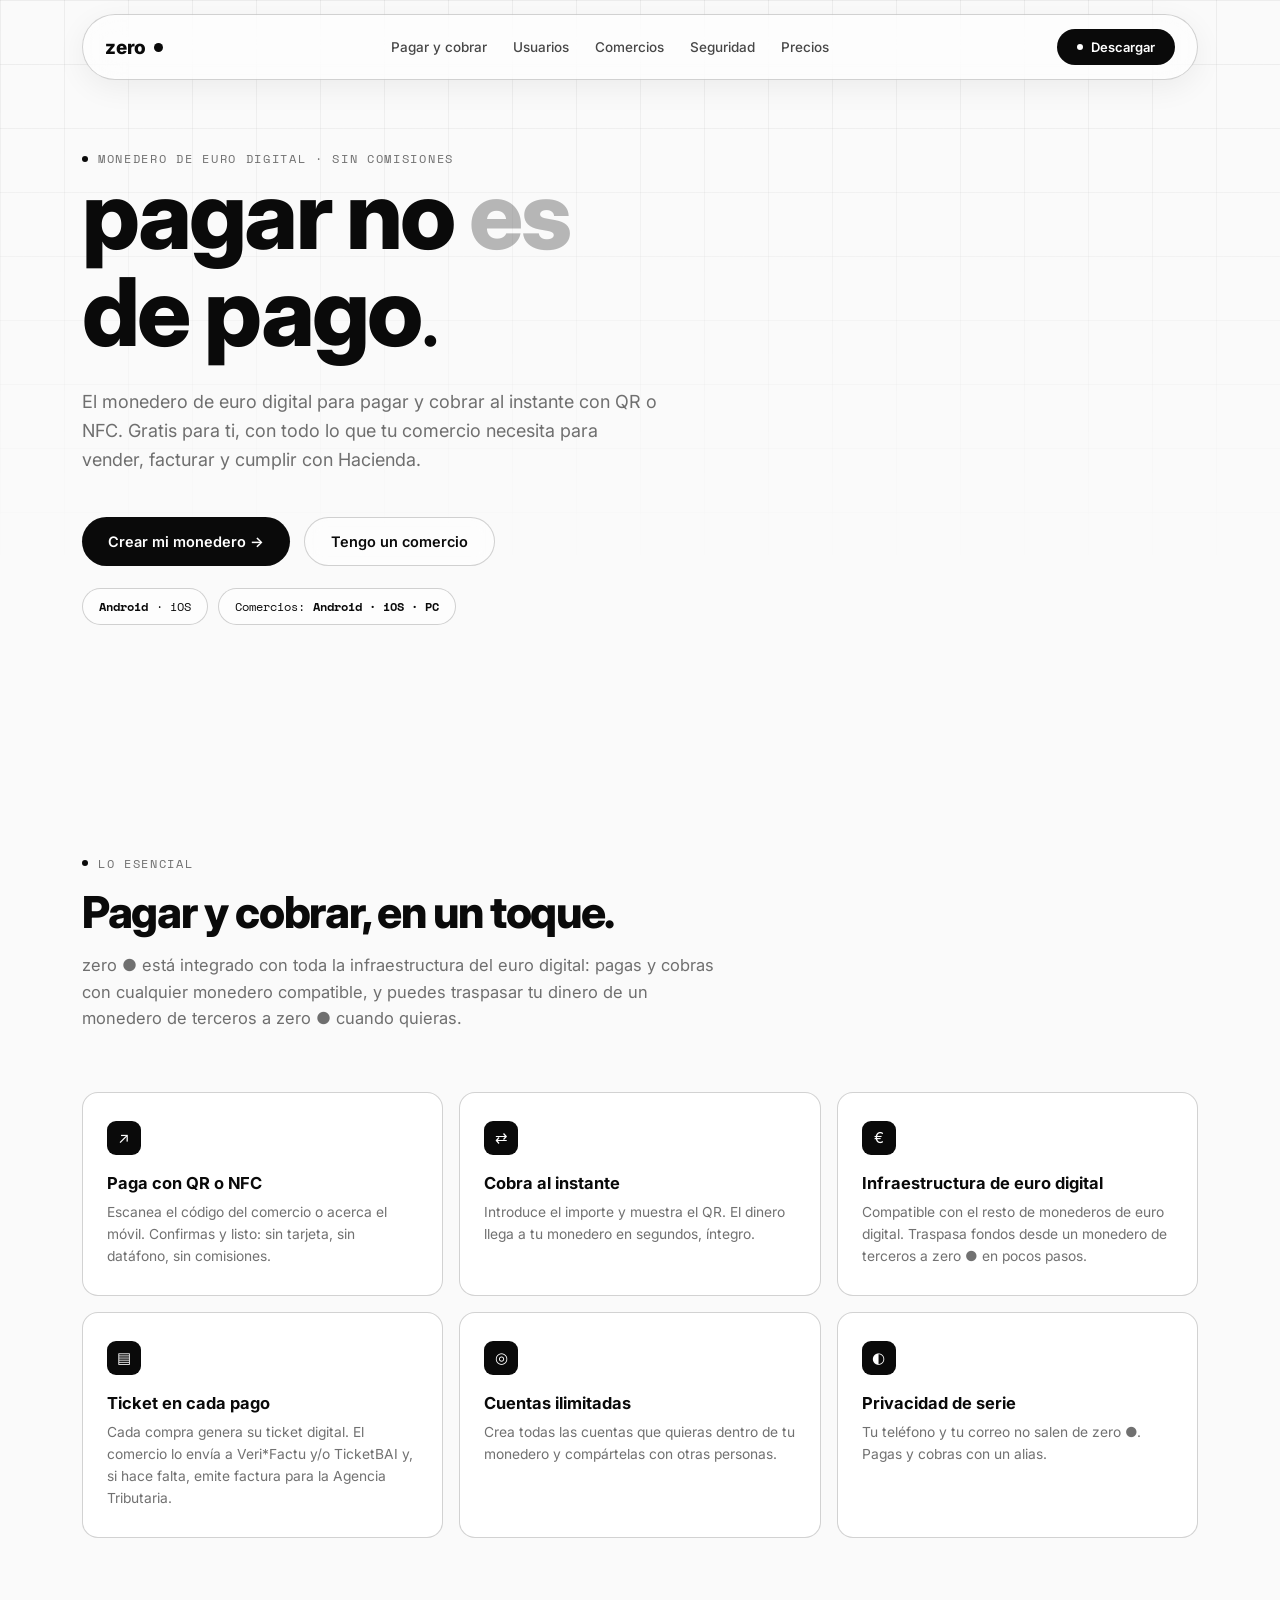
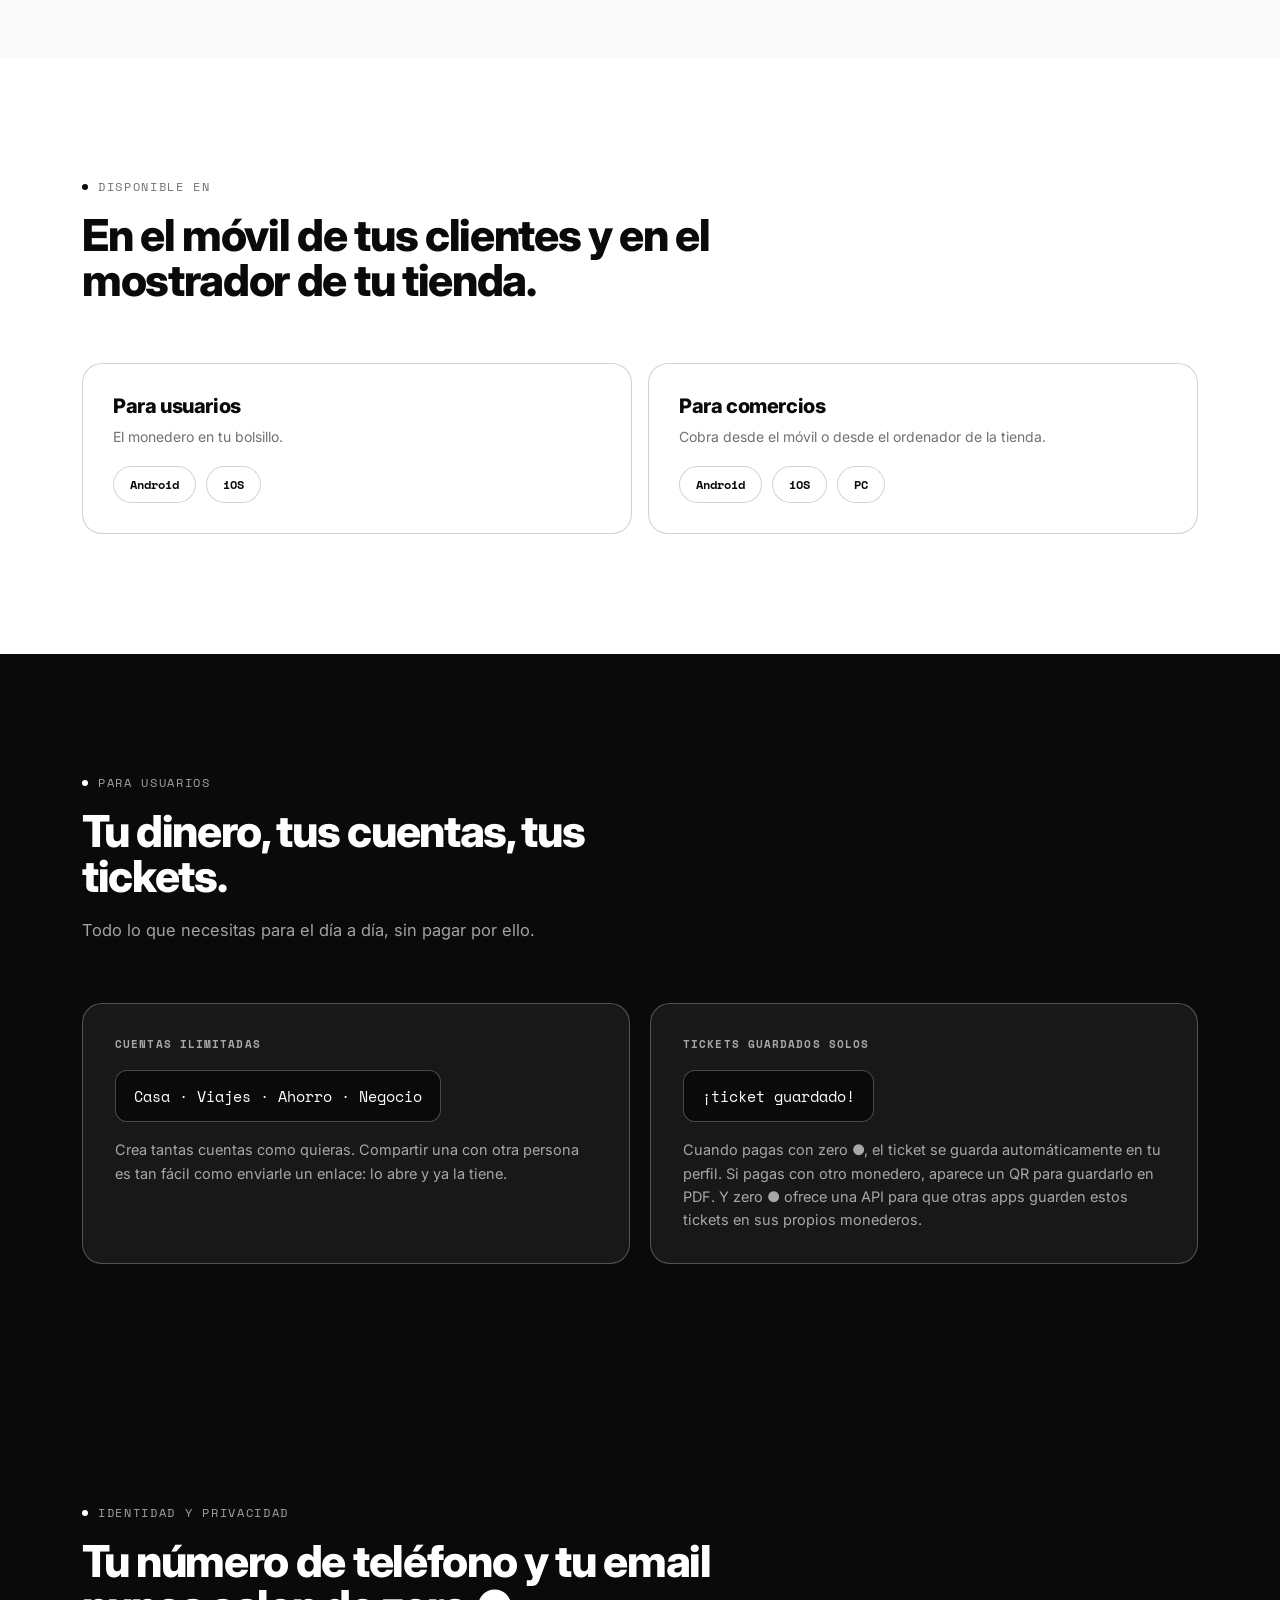
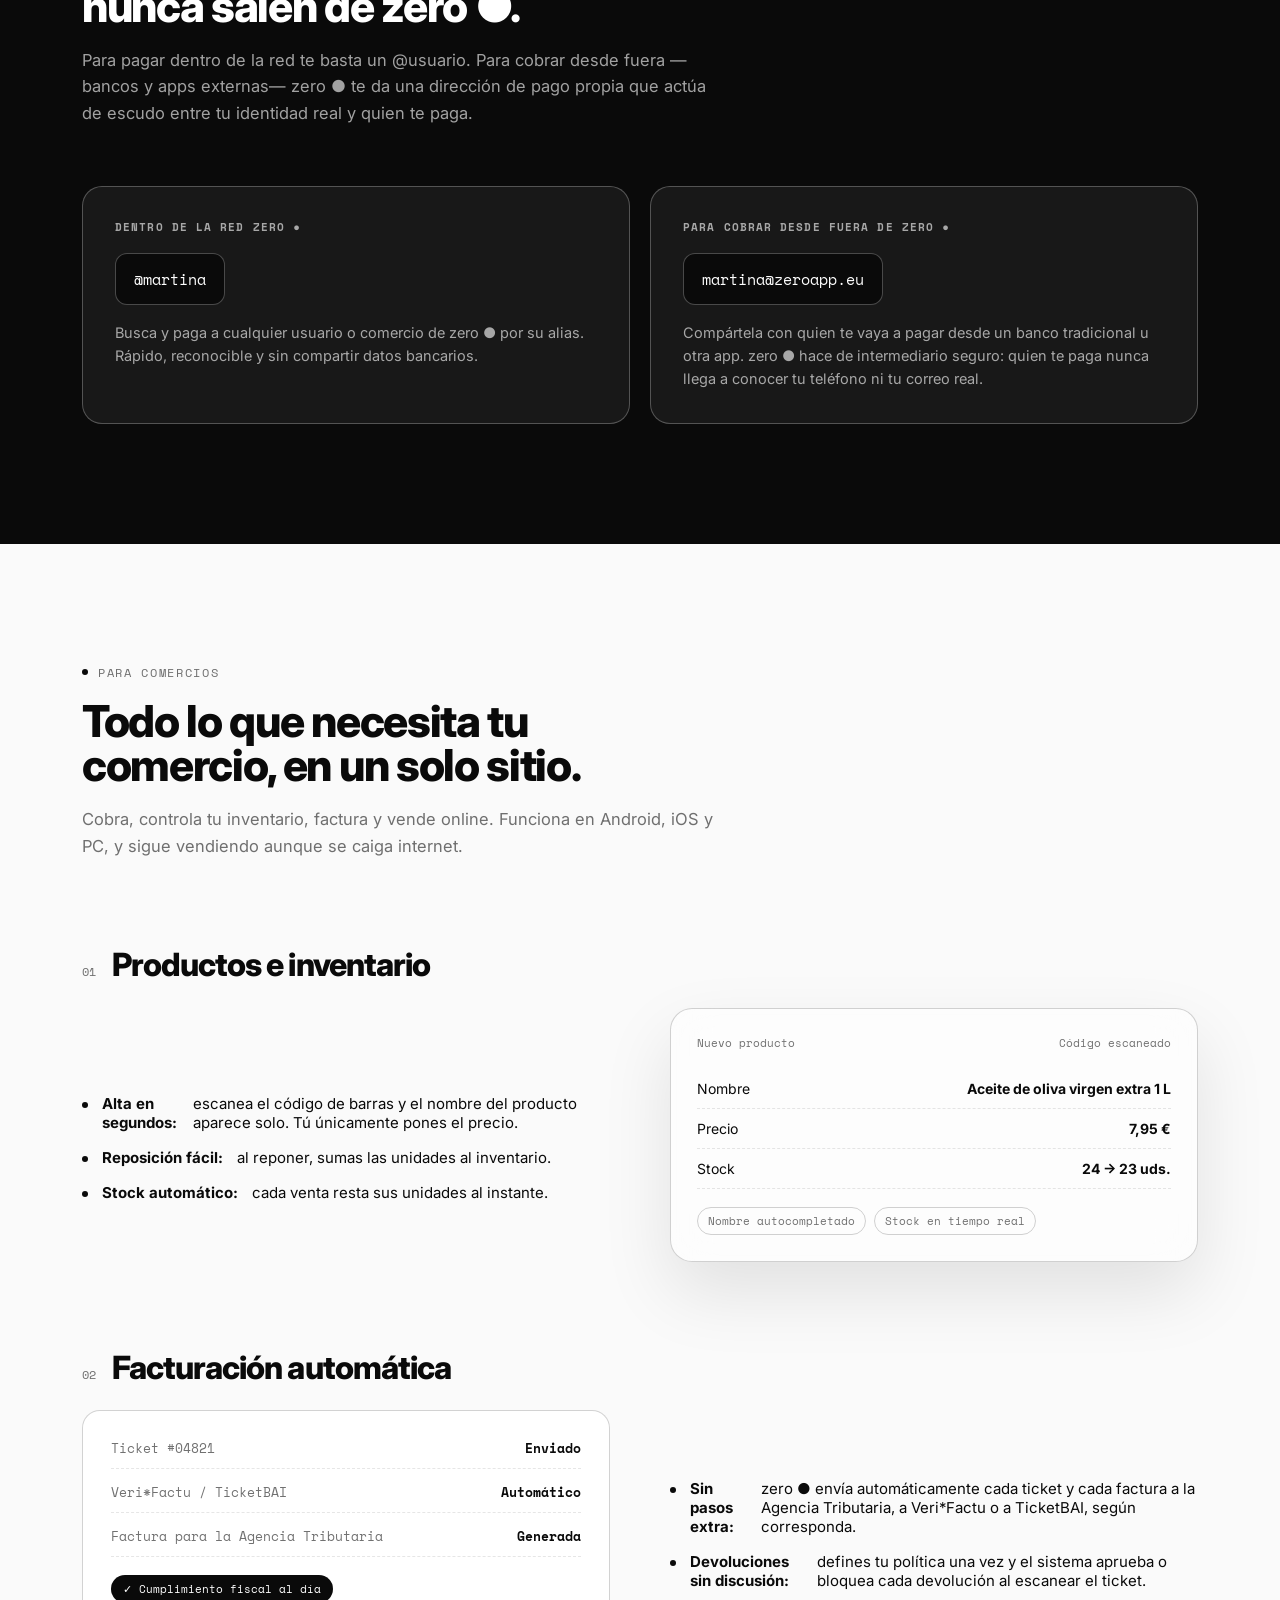
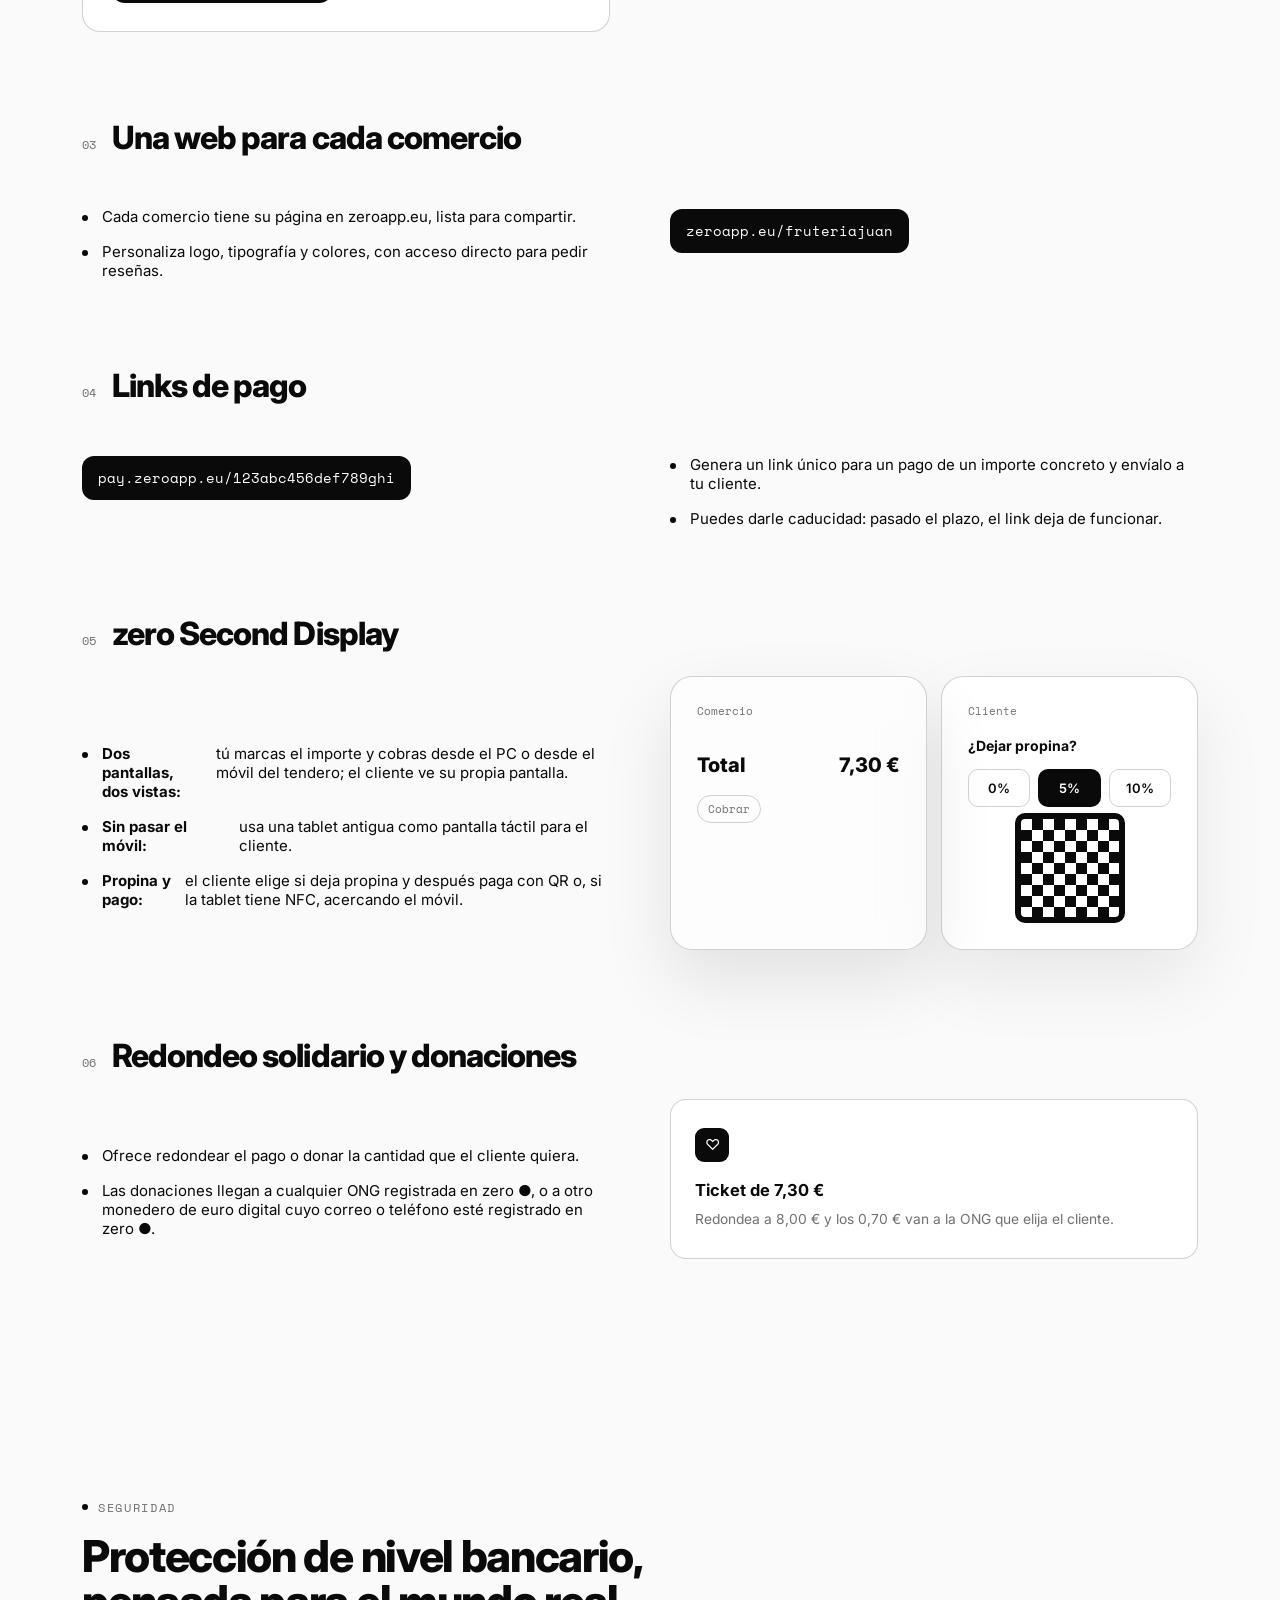
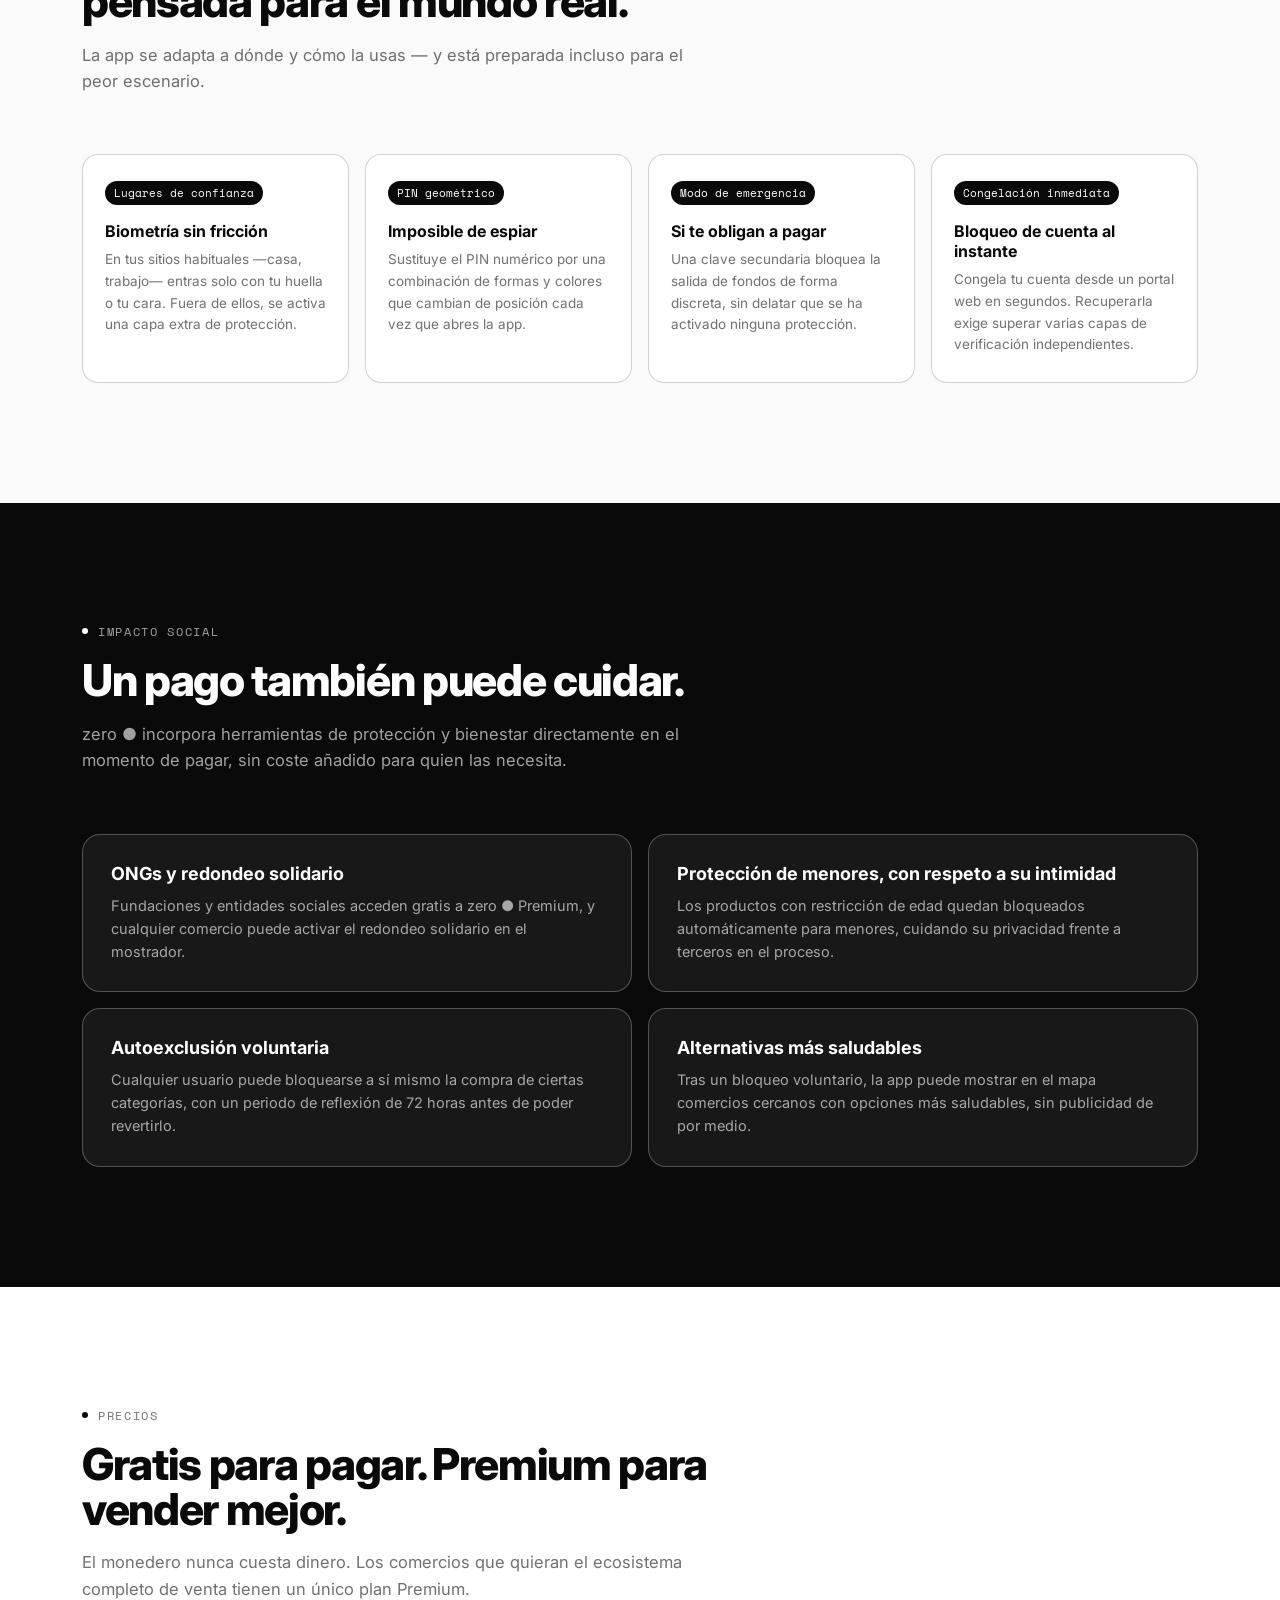
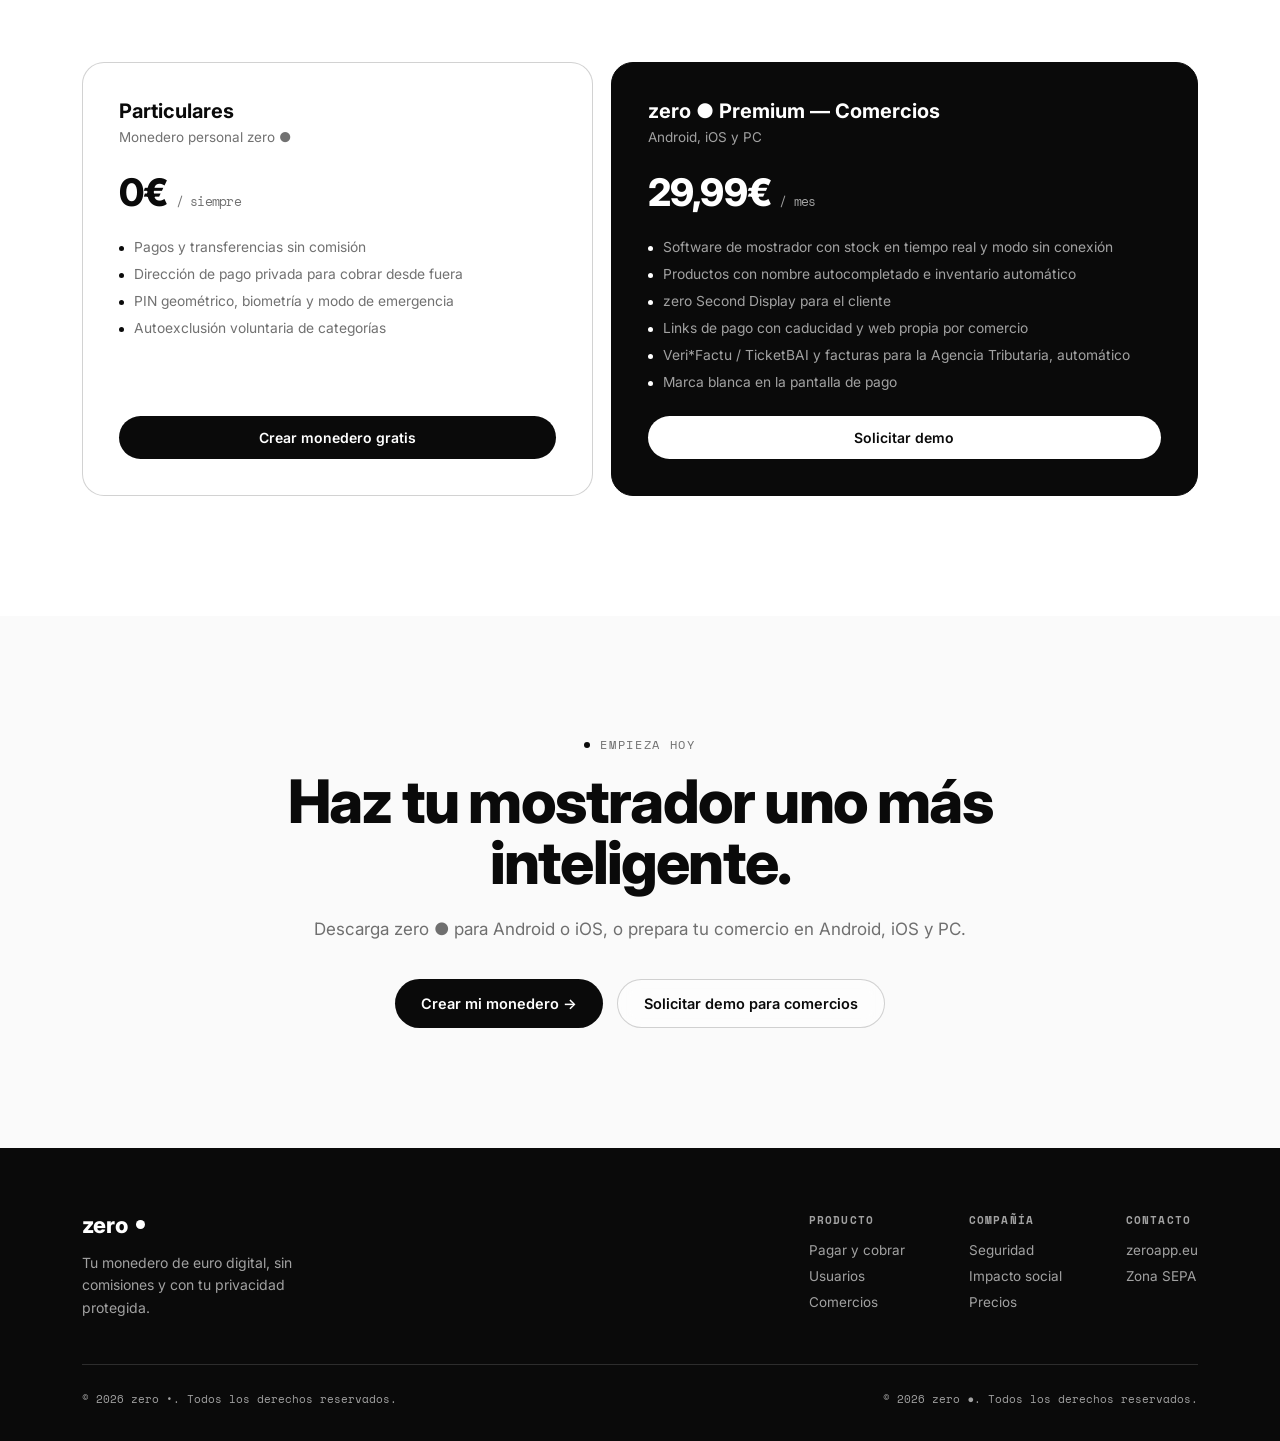
<file: index.html>
<!DOCTYPE html>
<html lang="es">

<head>
    <meta charset="UTF-8">
    <meta name="viewport" content="width=device-width, initial-scale=1.0">
    <title>zero ● — tu monedero de euro digital</title>
    <meta name="robots" content="noindex, nofollow">
    <link rel="preconnect" href="https://fonts.googleapis.com">
    <link rel="preconnect" href="https://fonts.gstatic.com" crossorigin>
    <link href="https://fonts.googleapis.com/css2?family=Inter:wght@400;500;600;700;800;900&family=Space+Mono:wght@400;700&display=swap" rel="stylesheet">
    <style>
        :root {
            --black: #0a0a0a;
            --white: #ffffff;
            --off: #fafafa;
            --line: rgba(10, 10, 10, 0.10);
            --line-strong: rgba(10, 10, 10, 0.18);
            --line-dark: rgba(255, 255, 255, 0.14);
            --line-dark-strong: rgba(255, 255, 255, 0.26);
            --muted: rgba(10, 10, 10, 0.58);
            --muted-dark: rgba(255, 255, 255, 0.62);
            --glass-l: rgba(255, 255, 255, 0.55);
            --glass-d: rgba(255, 255, 255, 0.06);
            --radius: 18px;
            --ff-display: 'Inter', sans-serif;
            --ff-mono: 'Space Mono', monospace;
        }

        * {
            margin: 0;
            padding: 0;
            box-sizing: border-box;
        }

        html {
            scroll-behavior: smooth;
        }

        body {
            font-family: var(--ff-display);
            background: var(--off);
            color: var(--black);
            -webkit-font-smoothing: antialiased;
            overflow-x: hidden;
        }

        ::selection {
            background: var(--black);
            color: var(--white);
        }

        a {
            color: inherit;
            text-decoration: none;
        }

        ul {
            list-style: none;
        }

        .wrap {
            max-width: 1180px;
            margin: 0 auto;
            padding: 0 32px;
        }

        .eyebrow {
            font-family: var(--ff-mono);
            font-size: 12px;
            letter-spacing: 0.14em;
            text-transform: uppercase;
            color: var(--muted);
            display: flex;
            align-items: center;
            gap: 10px;
        }

        .eyebrow .dot {
            width: 6px;
            height: 6px;
            border-radius: 50%;
            background: var(--black);
            display: inline-block;
            flex: none;
        }

        section.dark .eyebrow {
            color: var(--muted-dark);
        }

        section.dark .eyebrow .dot {
            background: var(--white);
        }

        h1,
        h2,
        h3 {
            font-weight: 800;
            letter-spacing: -0.03em;
            line-height: 1.02;
        }

        p {
            line-height: 1.6;
        }

        .confbar {
            position: fixed;
            top: 0;
            left: 0;
            right: 0;
            z-index: 200;
            background: var(--black);
            color: var(--white);
            font-family: var(--ff-mono);
            font-size: 11px;
            letter-spacing: 0.12em;
            text-transform: uppercase;
            text-align: center;
            padding: 7px 12px;
        }

        header {
            position: fixed;
            top: 30px;
            left: 0;
            right: 0;
            z-index: 190;
        }

        header .navshell {
            max-width: 1180px;
            margin: 0 auto;
            padding: 0 32px;
        }

        nav {
            display: flex;
            align-items: center;
            justify-content: space-between;
            padding: 14px 22px;
            background: var(--glass-l);
            backdrop-filter: blur(18px) saturate(160%);
            -webkit-backdrop-filter: blur(18px) saturate(160%);
            border: 1px solid var(--line-strong);
            border-radius: 100px;
            box-shadow: 0 8px 30px rgba(10, 10, 10, 0.06);
        }

        .logo {
            font-weight: 800;
            font-size: 19px;
            letter-spacing: -0.01em;
            display: flex;
            align-items: center;
            gap: 8px;
        }

        .logo .dot {
            width: 9px;
            height: 9px;
            border-radius: 50%;
            background: var(--black);
        }

        .navlinks {
            display: flex;
            gap: 26px;
            font-size: 13.5px;
            font-weight: 500;
        }

        .navlinks a {
            opacity: 0.75;
            transition: opacity .2s;
        }

        .navlinks a:hover {
            opacity: 1;
        }

        .navcta {
            font-size: 13px;
            font-weight: 600;
            background: var(--black);
            color: var(--white);
            padding: 10px 20px;
            border-radius: 100px;
            display: inline-flex;
            align-items: center;
            gap: 8px;
            transition: transform .18s ease, box-shadow .18s ease;
        }

        .navcta .dot {
            width: 6px;
            height: 6px;
            border-radius: 50%;
            background: var(--white);
        }

        .navcta:hover {
            transform: translateY(-1px);
            box-shadow: 0 6px 18px rgba(10, 10, 10, 0.25);
        }

        .hero {
            padding: 190px 0 110px;
            position: relative;
        }

        .hero-grid {
            position: absolute;
            inset: 0;
            top: 0;
            background-image: linear-gradient(var(--line) 1px, transparent 1px), linear-gradient(90deg, var(--line) 1px, transparent 1px);
            background-size: 64px 64px;
            mask-image: linear-gradient(to bottom, rgba(0, 0, 0, 0.55), transparent 78%);
            -webkit-mask-image: linear-gradient(to bottom, rgba(0, 0, 0, 0.55), transparent 78%);
            pointer-events: none;
        }

        .hero-inner {
            position: relative;
            z-index: 2;
        }

        .hero h1 {
            font-size: clamp(46px, 7.4vw, 96px);
            max-width: 920px;
        }

        .hero h1 .out {
            opacity: 0.28;
        }

        .hero-sub {
            margin-top: 28px;
            max-width: 580px;
            font-size: 18px;
            color: var(--muted);
        }

        .hero-ctas {
            display: flex;
            gap: 14px;
            margin-top: 42px;
            flex-wrap: wrap;
        }

        .btn-primary {
            background: var(--black);
            color: var(--white);
            padding: 15px 26px;
            border-radius: 100px;
            font-weight: 600;
            font-size: 14.5px;
            display: inline-flex;
            align-items: center;
            gap: 10px;
            transition: transform .18s ease, box-shadow .18s ease;
        }

        .btn-primary:hover {
            transform: translateY(-2px);
            box-shadow: 0 10px 24px rgba(10, 10, 10, 0.28);
        }

        .btn-ghost {
            border: 1px solid var(--line-strong);
            padding: 15px 26px;
            border-radius: 100px;
            font-weight: 600;
            font-size: 14.5px;
            background: var(--glass-l);
            backdrop-filter: blur(10px);
            transition: border-color .18s ease;
        }

        .btn-ghost:hover {
            border-color: var(--black);
        }

        .transfer-card {
            margin-top: 82px;
            border: 1px solid var(--line-strong);
            border-radius: 28px;
            background: var(--glass-l);
            backdrop-filter: blur(22px) saturate(160%);
            -webkit-backdrop-filter: blur(22px) saturate(160%);
            box-shadow: 0 30px 70px rgba(10, 10, 10, 0.08);
            padding: 40px 44px;
            display: grid;
            grid-template-columns: 1fr auto 1fr;
            align-items: center;
            gap: 24px;
        }

        .tf-node {
            display: flex;
            flex-direction: column;
            gap: 6px;
        }

        .tf-node .tag {
            font-family: var(--ff-mono);
            font-size: 11px;
            letter-spacing: 0.1em;
            text-transform: uppercase;
            color: var(--muted);
        }

        .tf-node .name {
            font-size: 22px;
            font-weight: 700;
        }

        .tf-node.right {
            text-align: right;
            align-items: flex-end;
        }

        .tf-track {
            position: relative;
            height: 2px;
            background: var(--line-strong);
            min-width: 180px;
        }

        .tf-track .runner {
            position: absolute;
            top: 50%;
            left: 0;
            width: 12px;
            height: 12px;
            border-radius: 50%;
            background: var(--black);
            transform: translate(-50%, -50%);
            animation: run 2s cubic-bezier(.55, 0, .1, 1) infinite;
        }

        @keyframes run {
            0% {
                left: 0;
                opacity: 0;
            }

            8% {
                opacity: 1;
            }

            90% {
                left: 100%;
                opacity: 1;
            }

            100% {
                left: 100%;
                opacity: 0;
            }
        }

        .tf-badge {
            position: absolute;
            left: 50%;
            top: -30px;
            transform: translateX(-50%);
            font-family: var(--ff-mono);
            font-size: 11px;
            background: var(--black);
            color: var(--white);
            padding: 5px 10px;
            border-radius: 100px;
            white-space: nowrap;
        }

        .hero-stats {
            display: grid;
            grid-template-columns: repeat(3, 1fr);
            margin-top: 52px;
            border-top: 1px solid var(--line);
            padding-top: 26px;
            gap: 24px;
        }

        .hero-stats .stat b {
            font-size: 28px;
            font-weight: 800;
            display: block;
            letter-spacing: -0.02em;
        }

        .hero-stats .stat span {
            font-family: var(--ff-mono);
            font-size: 11px;
            color: var(--muted);
            text-transform: uppercase;
            letter-spacing: 0.07em;
        }

        section {
            padding: 120px 0;
            position: relative;
        }

        section.dark {
            background: var(--black);
            color: var(--white);
        }

        section.tint {
            background: var(--white);
        }

        .section-head {
            max-width: 640px;
            margin-bottom: 60px;
        }

        .section-head h2 {
            font-size: clamp(30px, 4vw, 44px);
            margin-top: 18px;
        }

        .section-head p {
            margin-top: 18px;
            font-size: 16.5px;
            color: var(--muted);
        }

        section.dark .section-head p {
            color: var(--muted-dark);
        }

        .problem-flow {
            display: grid;
            grid-template-columns: 1fr 1fr;
            gap: 20px;
            margin-bottom: 56px;
        }

        .flow-card {
            border: 1px solid var(--line-strong);
            border-radius: var(--radius);
            padding: 32px;
            background: var(--white);
        }

        .flow-card h4 {
            font-family: var(--ff-mono);
            font-size: 12px;
            text-transform: uppercase;
            letter-spacing: 0.1em;
            color: var(--muted);
            margin-bottom: 14px;
        }

        .flow-card .big {
            font-size: 24px;
            font-weight: 700;
            margin-bottom: 12px;
            letter-spacing: -0.02em;
        }

        .flow-card p {
            color: var(--muted);
            font-size: 14.5px;
        }

        .leak {
            margin-top: 18px;
            height: 8px;
            border-radius: 100px;
            background: var(--line);
            overflow: hidden;
            position: relative;
        }

        .leak i {
            position: absolute;
            left: 0;
            top: 0;
            bottom: 0;
            background: var(--black);
            width: 0%;
            border-radius: 100px;
            transition: width 1.4s cubic-bezier(.16, 1, .3, 1);
        }

        .leak.filled i {
            width: 100%;
        }

        .leak-labels {
            display: flex;
            justify-content: space-between;
            margin-top: 8px;
            font-family: var(--ff-mono);
            font-size: 11px;
            color: var(--muted);
        }

        .principles {
            display: grid;
            grid-template-columns: repeat(3, 1fr);
            gap: 1px;
            background: var(--line-strong);
            border: 1px solid var(--line-strong);
            border-radius: var(--radius);
            overflow: hidden;
        }

        .principle {
            background: var(--white);
            padding: 30px;
        }

        .principle .num {
            font-family: var(--ff-mono);
            font-size: 12px;
            color: var(--muted);
        }

        .principle h4 {
            margin-top: 16px;
            font-size: 18px;
            font-weight: 700;
        }

        .principle p {
            margin-top: 10px;
            font-size: 14px;
            color: var(--muted);
        }

        /* feature grid (generic reusable) */
        .feat-grid {
            display: grid;
            grid-template-columns: repeat(3, 1fr);
            gap: 16px;
        }

        .feat-card {
            border: 1px solid var(--line-strong);
            border-radius: 16px;
            padding: 28px 24px;
            background: var(--white);
        }

        .feat-card .ico {
            width: 34px;
            height: 34px;
            border-radius: 9px;
            background: var(--black);
            display: flex;
            align-items: center;
            justify-content: center;
            color: var(--white);
            font-size: 15px;
            margin-bottom: 18px;
        }

        .feat-card h4 {
            font-size: 16.5px;
            font-weight: 700;
        }

        .feat-card p {
            margin-top: 8px;
            font-size: 13.8px;
            color: var(--muted);
        }

        .feat-grid.on-dark .feat-card {
            background: var(--glass-d);
            border-color: var(--line-dark-strong);
            color: var(--white);
        }

        .feat-grid.on-dark .feat-card p {
            color: var(--muted-dark);
        }

        .feat-grid.on-dark .feat-card .ico {
            background: var(--white);
            color: var(--black);
        }

        /* privacy identity block */
        .id-flow {
            display: grid;
            grid-template-columns: 1fr 1fr;
            gap: 20px;
            margin-top: 10px;
        }

        .id-flow-card {
            border: 1px solid var(--line-dark-strong);
            border-radius: 20px;
            padding: 32px;
            background: var(--glass-d);
        }

        .id-flow-card h4 {
            font-family: var(--ff-mono);
            font-size: 11px;
            text-transform: uppercase;
            letter-spacing: 0.1em;
            color: var(--muted-dark);
        }

        .id-pill {
            margin-top: 18px;
            font-family: var(--ff-mono);
            font-size: 15px;
            background: var(--black);
            color: var(--white);
            border: 1px solid var(--line-dark-strong);
            padding: 14px 18px;
            border-radius: 12px;
            display: inline-block;
            word-break: break-all;
        }

        .id-flow-card p {
            margin-top: 16px;
            color: var(--muted-dark);
            font-size: 14.5px;
        }

        /* pos mockup for merchant ecosystem */
        .pos-mock {
            border: 1px solid var(--line-strong);
            border-radius: 22px;
            background: var(--glass-l);
            backdrop-filter: blur(20px);
            box-shadow: 0 30px 70px rgba(10, 10, 10, 0.1);
            padding: 26px;
        }

        .pos-mock .pos-top {
            display: flex;
            justify-content: space-between;
            font-family: var(--ff-mono);
            font-size: 11px;
            color: var(--muted);
            margin-bottom: 18px;
        }

        .pos-row {
            display: flex;
            justify-content: space-between;
            padding: 11px 0;
            border-bottom: 1px dashed var(--line);
            font-size: 14px;
        }

        .pos-row b {
            font-weight: 700;
        }

        .pos-total {
            display: flex;
            justify-content: space-between;
            padding-top: 16px;
            font-size: 20px;
            font-weight: 800;
        }

        .pos-badges {
            display: flex;
            gap: 8px;
            margin-top: 18px;
            flex-wrap: wrap;
        }

        .pos-badges span {
            font-family: var(--ff-mono);
            font-size: 10.5px;
            border: 1px solid var(--line-strong);
            padding: 5px 10px;
            border-radius: 100px;
            color: var(--muted);
        }

        .split {
            display: grid;
            grid-template-columns: 1fr 1fr;
            gap: 60px;
            align-items: center;
        }

        .split ul {
            margin-top: 26px;
            display: flex;
            flex-direction: column;
            gap: 16px;
        }

        .split ul li {
            display: flex;
            gap: 14px;
            font-size: 15px;
            align-items: flex-start;
        }

        .split ul li .dot {
            width: 6px;
            height: 6px;
            border-radius: 50%;
            background: var(--black);
            margin-top: 8px;
            flex: none;
        }

        section.dark .split ul li .dot {
            background: var(--white);
        }

        /* fiscal strip */
        .doc-card {
            border: 1px solid var(--line-strong);
            border-radius: 18px;
            background: var(--white);
            padding: 28px;
            display: flex;
            flex-direction: column;
            gap: 14px;
        }

        .doc-card .row {
            display: flex;
            justify-content: space-between;
            font-family: var(--ff-mono);
            font-size: 12.5px;
            color: var(--muted);
            border-bottom: 1px dashed var(--line);
            padding-bottom: 10px;
        }

        .doc-card .row b {
            color: var(--black);
            font-weight: 700;
        }

        .doc-card .stamp {
            align-self: flex-start;
            font-family: var(--ff-mono);
            font-size: 11px;
            background: var(--black);
            color: var(--white);
            padding: 6px 12px;
            border-radius: 100px;
            margin-top: 4px;
        }

        /* security */
        .sec-grid {
            display: grid;
            grid-template-columns: repeat(4, 1fr);
            gap: 16px;
        }

        .sec-card {
            border: 1px solid var(--line-strong);
            border-radius: 16px;
            padding: 26px 22px;
            background: var(--white);
        }

        .sec-card .tag-mini {
            font-family: var(--ff-mono);
            font-size: 10.5px;
            background: var(--black);
            color: var(--white);
            padding: 4px 9px;
            border-radius: 100px;
            display: inline-block;
        }

        .sec-card h4 {
            margin-top: 16px;
            font-size: 16px;
            font-weight: 700;
        }

        .sec-card p {
            margin-top: 8px;
            font-size: 13.5px;
            color: var(--muted);
        }

        /* social impact */
        .impact-grid {
            display: grid;
            grid-template-columns: repeat(2, 1fr);
            gap: 16px;
        }

        .impact-card {
            border: 1px solid var(--line-dark-strong);
            border-radius: 18px;
            padding: 28px;
            background: var(--glass-d);
        }

        .impact-card h4 {
            font-size: 18px;
            font-weight: 700;
        }

        .impact-card p {
            margin-top: 10px;
            font-size: 14.5px;
            color: var(--muted-dark);
        }

        /* pricing */
        .pricing-grid {
            display: grid;
            grid-template-columns: 1fr 1.15fr;
            gap: 18px;
        }

        .price-card {
            border: 1px solid var(--line-strong);
            border-radius: 22px;
            padding: 36px;
            background: var(--white);
            display: flex;
            flex-direction: column;
        }

        .price-card.highlight {
            background: var(--black);
            color: var(--white);
            border-color: var(--black);
        }

        .price-card .pname {
            font-weight: 700;
            font-size: 20px;
        }

        .price-card .pfor {
            margin-top: 6px;
            font-size: 13.5px;
            color: var(--muted);
        }

        .price-card.highlight .pfor {
            color: var(--muted-dark);
        }

        .price-card .pprice {
            margin-top: 24px;
            font-size: 38px;
            font-weight: 800;
            letter-spacing: -0.02em;
        }

        .price-card .pprice span {
            font-family: var(--ff-mono);
            font-size: 13px;
            font-weight: 400;
            color: var(--muted);
        }

        .price-card.highlight .pprice span {
            color: var(--muted-dark);
        }

        .price-card ul {
            margin-top: 24px;
            display: flex;
            flex-direction: column;
            gap: 11px;
            flex: 1;
        }

        .price-card ul li {
            font-size: 13.8px;
            display: flex;
            gap: 10px;
            color: var(--muted);
        }

        .price-card.highlight ul li {
            color: var(--muted-dark);
        }

        .price-card ul li .dot {
            width: 5px;
            height: 5px;
            border-radius: 50%;
            background: var(--black);
            margin-top: 7px;
            flex: none;
        }

        .price-card.highlight ul li .dot {
            background: var(--white);
        }

        .price-card .pcta {
            margin-top: 26px;
            text-align: center;
            padding: 13px;
            border-radius: 100px;
            font-weight: 600;
            font-size: 14px;
            background: var(--black);
            color: var(--white);
        }

        .price-card.highlight .pcta {
            background: var(--white);
            color: var(--black);
        }

        /* roadmap reused */
        .roadmap {
            position: relative;
        }

        .rm-line {
            position: absolute;
            left: 11px;
            top: 8px;
            bottom: 8px;
            width: 1px;
            background: var(--line-strong);
        }

        .rm-item {
            position: relative;
            padding: 0 0 48px 44px;
        }

        .rm-item:last-child {
            padding-bottom: 0;
        }

        .rm-item::before {
            content: "";
            position: absolute;
            left: 5px;
            top: 4px;
            width: 13px;
            height: 13px;
            border-radius: 50%;
            background: var(--white);
            border: 2px solid var(--black);
        }

        .rm-item .phase {
            font-family: var(--ff-mono);
            font-size: 12px;
            color: var(--muted);
            text-transform: uppercase;
            letter-spacing: 0.08em;
        }

        .rm-item h4 {
            margin-top: 8px;
            font-size: 20px;
            font-weight: 700;
        }

        .rm-item p {
            margin-top: 10px;
            color: var(--muted);
            font-size: 14.5px;
            max-width: 620px;
        }

        .final-cta {
            text-align: center;
        }

        .final-cta h2 {
            font-size: clamp(34px, 5.6vw, 60px);
            max-width: 820px;
            margin: 0 auto;
        }

        .final-cta p {
            margin-top: 22px;
            color: var(--muted);
            font-size: 17px;
        }

        .final-cta .hero-ctas {
            justify-content: center;
            margin-top: 36px;
        }

        footer {
            background: var(--black);
            color: var(--white);
            padding: 64px 0 34px;
        }

        .foot-top {
            display: flex;
            justify-content: space-between;
            align-items: flex-start;
            padding-bottom: 44px;
            border-bottom: 1px solid var(--line-dark);
            flex-wrap: wrap;
            gap: 36px;
        }

        .foot-logo {
            font-size: 22px;
            font-weight: 800;
            display: flex;
            align-items: center;
            gap: 8px;
        }

        .foot-logo .dot {
            width: 9px;
            height: 9px;
            border-radius: 50%;
            background: var(--white);
        }

        .foot-cols {
            display: flex;
            gap: 64px;
            flex-wrap: wrap;
        }

        .foot-col h5 {
            font-family: var(--ff-mono);
            font-size: 11px;
            text-transform: uppercase;
            letter-spacing: 0.1em;
            color: var(--muted-dark);
            margin-bottom: 14px;
        }

        .foot-col a,
        .foot-col span {
            display: block;
            font-size: 13.5px;
            color: var(--muted-dark);
            margin-bottom: 10px;
        }

        .foot-bottom {
            display: flex;
            justify-content: space-between;
            padding-top: 26px;
            font-family: var(--ff-mono);
            font-size: 11px;
            color: var(--muted-dark);
            flex-wrap: wrap;
            gap: 12px;
        }

        .foot-conf {
            margin-top: 24px;
            padding: 16px 20px;
            border: 1px solid var(--line-dark);
            border-radius: 12px;
            font-family: var(--ff-mono);
            font-size: 11px;
            color: var(--muted-dark);
            line-height: 1.7;
        }

        .reveal {
            opacity: 0;
            transform: translateY(22px);
            transition: opacity .7s ease, transform .7s ease;
        }

        .reveal.in {
            opacity: 1;
            transform: translateY(0);
        }

        @media (max-width:920px) {
            .navlinks {
                display: none;
            }

            .problem-flow {
                grid-template-columns: 1fr;
            }

            .principles {
                grid-template-columns: 1fr;
            }

            .feat-grid {
                grid-template-columns: 1fr 1fr;
            }

            .id-flow {
                grid-template-columns: 1fr;
            }

            .split {
                grid-template-columns: 1fr;
                gap: 36px;
            }

            .sec-grid {
                grid-template-columns: 1fr 1fr;
            }

            .impact-grid {
                grid-template-columns: 1fr;
            }

            .pricing-grid {
                grid-template-columns: 1fr;
            }

            .hero-stats {
                grid-template-columns: 1fr;
                gap: 16px;
            }

            .transfer-card {
                grid-template-columns: 1fr;
                text-align: center;
            }

            .tf-node.right {
                text-align: center;
                align-items: center;
            }

            .tf-track {
                margin: 10px auto;
            }

            .foot-cols {
                gap: 36px;
            }
        }

        @media (prefers-reduced-motion: reduce) {
            * {
                animation: none !important;
                transition: none !important;
            }
        }

        header {
            top: 14px;
        }

        .hero {
            padding-top: 150px;
        }

        .stores {
            display: flex;
            gap: 10px;
            flex-wrap: wrap;
            margin-top: 22px;
        }

        .store {
            font-family: var(--ff-mono);
            font-size: 12px;
            border: 1px solid var(--line-strong);
            background: var(--glass-l);
            padding: 9px 16px;
            border-radius: 100px;
            display: inline-flex;
            gap: 8px;
            align-items: center;
        }

        .store b {
            font-weight: 700;
        }

        .plat-grid {
            display: grid;
            grid-template-columns: 1fr 1fr;
            gap: 16px;
        }

        .plat {
            border: 1px solid var(--line-strong);
            border-radius: 20px;
            padding: 30px;
            background: var(--white);
        }

        .plat h4 {
            font-size: 20px;
            font-weight: 800;
            letter-spacing: -0.02em;
        }

        .plat p {
            margin-top: 8px;
            font-size: 14px;
            color: var(--muted);
        }

        .plat .stores {
            margin-top: 18px;
        }

        .sub {
            margin-top: 90px;
        }

        .sub:first-of-type {
            margin-top: 0;
        }

        .sub-head {
            display: flex;
            align-items: baseline;
            gap: 16px;
            margin-bottom: 26px;
        }

        .sub-head .n {
            font-family: var(--ff-mono);
            font-size: 12px;
            color: var(--muted);
        }

        .sub-head h3 {
            font-size: clamp(24px, 3vw, 32px);
        }

        .mono-pill {
            font-family: var(--ff-mono);
            font-size: 13.5px;
            background: var(--black);
            color: var(--white);
            padding: 12px 16px;
            border-radius: 12px;
            display: inline-block;
            word-break: break-all;
        }

        .screen {
            border: 1px solid var(--line-strong);
            border-radius: 22px;
            background: var(--white);
            padding: 26px;
            box-shadow: 0 30px 70px rgba(10, 10, 10, 0.08);
        }

        .screen .pos-top {
            display: flex;
            justify-content: space-between;
            font-family: var(--ff-mono);
            font-size: 11px;
            color: var(--muted);
            margin-bottom: 16px;
        }

        .qr {
            width: 110px;
            height: 110px;
            border-radius: 10px;
            background:
                conic-gradient(var(--black) 25%, #fff 0 50%, var(--black) 0 75%, #fff 0) 0 0/22px 22px;
            border: 6px solid var(--black);
            margin: 6px auto 0;
        }

        .two {
            display: grid;
            grid-template-columns: 1fr 1fr;
            gap: 14px;
        }

        .tip-row {
            display: flex;
            gap: 8px;
            margin-top: 14px;
        }

        .tip-row span {
            flex: 1;
            text-align: center;
            border: 1px solid var(--line-strong);
            border-radius: 10px;
            padding: 10px 0;
            font-size: 13px;
            font-weight: 600;
        }

        .tip-row span.on {
            background: var(--black);
            color: var(--white);
        }

        @media (max-width:920px) {

            .plat-grid,
            .two {
                grid-template-columns: 1fr;
            }

            .sub {
                margin-top: 64px;
            }
        }
    </style>
</head>

<body>

    <header>
        <div class="navshell">
            <nav>
                <div class="logo"><span>zero</span><span class="dot"></span></div>
                <div class="navlinks">
                    <a href="#pagar">Pagar y cobrar</a>
                    <a href="#usuarios">Usuarios</a>
                    <a href="#comercios">Comercios</a>
                    <a href="#seguridad">Seguridad</a>
                    <a href="#precios">Precios</a>
                </div>
                <a href="#descargar" class="navcta"><span class="dot"></span>Descargar</a>
            </nav>
        </div>
    </header>

    <section class="hero">
        <div class="hero-grid"></div>
        <div class="wrap hero-inner">
            <div class="eyebrow"><span class="dot"></span>Monedero de euro digital · sin comisiones</div>
            <h1>pagar no <span class="out">es</span><br>de pago<span style="font-weight:400;">.</span></h1>
            <p class="hero-sub">El monedero de euro digital para pagar y cobrar al instante con QR o NFC. Gratis para ti, con todo lo que tu comercio necesita para vender, facturar y cumplir con Hacienda.</p>
            <div class="hero-ctas">
                <a href="#descargar" class="btn-primary">Crear mi monedero →</a>
                <a href="#comercios" class="btn-ghost">Tengo un comercio</a>
            </div>
            <div class="stores">
                <span class="store"><b>Android</b> · iOS</span>
                <span class="store">Comercios: <b>Android · iOS · PC</b></span>
            </div>
        </div>
    </section>

    <section id="pagar">
        <div class="wrap">
            <div class="section-head reveal">
                <div class="eyebrow"><span class="dot"></span>Lo esencial</div>
                <h2>Pagar y cobrar, en un toque.</h2>
                <p>zero ● está integrado con toda la infraestructura del euro digital: pagas y cobras con cualquier monedero compatible, y puedes traspasar tu dinero de un monedero de terceros a zero ● cuando quieras.</p>
            </div>
            <div class="feat-grid reveal">
                <div class="feat-card">
                    <div class="ico">↗</div>
                    <h4>Paga con QR o NFC</h4>
                    <p>Escanea el código del comercio o acerca el móvil. Confirmas y listo: sin tarjeta, sin datáfono, sin comisiones.</p>
                </div>
                <div class="feat-card">
                    <div class="ico">⇄</div>
                    <h4>Cobra al instante</h4>
                    <p>Introduce el importe y muestra el QR. El dinero llega a tu monedero en segundos, íntegro.</p>
                </div>
                <div class="feat-card">
                    <div class="ico">€</div>
                    <h4>Infraestructura de euro digital</h4>
                    <p>Compatible con el resto de monederos de euro digital. Traspasa fondos desde un monedero de terceros a zero ● en pocos pasos.</p>
                </div>
                <div class="feat-card">
                    <div class="ico">▤</div>
                    <h4>Ticket en cada pago</h4>
                    <p>Cada compra genera su ticket digital. El comercio lo envía a Veri*Factu y/o TicketBAI y, si hace falta, emite factura para la Agencia Tributaria.</p>
                </div>
                <div class="feat-card">
                    <div class="ico">◎</div>
                    <h4>Cuentas ilimitadas</h4>
                    <p>Crea todas las cuentas que quieras dentro de tu monedero y compártelas con otras personas.</p>
                </div>
                <div class="feat-card">
                    <div class="ico">◐</div>
                    <h4>Privacidad de serie</h4>
                    <p>Tu teléfono y tu correo no salen de zero ●. Pagas y cobras con un alias.</p>
                </div>
            </div>
        </div>
    </section>

    <section class="tint" id="descargar">
        <div class="wrap">
            <div class="section-head reveal">
                <div class="eyebrow"><span class="dot"></span>Disponible en</div>
                <h2>En el móvil de tus clientes y en el mostrador de tu tienda.</h2>
            </div>
            <div class="plat-grid reveal">
                <div class="plat">
                    <h4>Para usuarios</h4>
                    <p>El monedero en tu bolsillo.</p>
                    <div class="stores"><span class="store"><b>Android</b></span><span class="store"><b>iOS</b></span></div>
                </div>
                <div class="plat">
                    <h4>Para comercios</h4>
                    <p>Cobra desde el móvil o desde el ordenador de la tienda.</p>
                    <div class="stores"><span class="store"><b>Android</b></span><span class="store"><b>iOS</b></span><span class="store"><b>PC</b></span></div>
                </div>
            </div>
        </div>
    </section>

    <section class="dark" id="usuarios">
        <div class="wrap">
            <div class="section-head reveal">
                <div class="eyebrow"><span class="dot"></span>Para usuarios</div>
                <h2>Tu dinero, tus cuentas, tus tickets.</h2>
                <p>Todo lo que necesitas para el día a día, sin pagar por ello.</p>
            </div>
            <div class="id-flow reveal">
                <div class="id-flow-card">
                    <h4>Cuentas ilimitadas</h4>
                    <div class="id-pill">Casa · Viajes · Ahorro · Negocio</div>
                    <p>Crea tantas cuentas como quieras. Compartir una con otra persona es tan fácil como enviarle un enlace: lo abre y ya la tiene.</p>
                </div>
                <div class="id-flow-card">
                    <h4>Tickets guardados solos</h4>
                    <div class="id-pill">¡ticket guardado!</div>
                    <p>Cuando pagas con zero ●, el ticket se guarda automáticamente en tu perfil. Si pagas con otro monedero, aparece un QR para guardarlo en PDF. Y zero ● ofrece una API para que otras apps guarden estos tickets en sus propios monederos.</p>
                </div>
            </div>
        </div>
    </section>
    <!-- ============ PRIVACIDAD / IDENTIDAD ============ -->
    <section class="dark" id="privacidad">
        <div class="wrap">
            <div class="section-head reveal">
                <div class="eyebrow"><span class="dot"></span>Identidad y privacidad</div>
                <h2>Tu número de teléfono y tu email nunca salen de zero ●.</h2>
                <p>Para pagar dentro de la red te basta un @usuario. Para cobrar desde fuera —bancos y apps externas— zero ● te da una dirección de pago propia que actúa de escudo entre tu identidad real y quien te paga.</p>
            </div>

            <div class="id-flow reveal">
                <div class="id-flow-card">
                    <h4>Dentro de la red zero ●</h4>
                    <div class="id-pill">@martina</div>
                    <p>Busca y paga a cualquier usuario o comercio de zero ● por su alias. Rápido, reconocible y sin compartir datos bancarios.</p>
                </div>
                <div class="id-flow-card">
                    <h4>Para cobrar desde fuera de zero ●</h4>
                    <div class="id-pill">martina@zeroapp.eu</div>
                    <p>Compártela con quien te vaya a pagar desde un banco tradicional u otra app. zero ● hace de intermediario seguro: quien te paga nunca llega a conocer tu teléfono ni tu correo real.</p>
                </div>
            </div>
        </div>
    </section>
    <section id="comercios">
        <div class="wrap">
            <div class="section-head reveal">
                <div class="eyebrow"><span class="dot"></span>Para comercios</div>
                <h2>Todo lo que necesita tu comercio, en un solo sitio.</h2>
                <p>Cobra, controla tu inventario, factura y vende online. Funciona en Android, iOS y PC, y sigue vendiendo aunque se caiga internet.</p>
            </div>

            <div class="sub reveal">
                <div class="sub-head"><span class="n">01</span>
                    <h3>Productos e inventario</h3>
                </div>
                <div class="split">
                    <ul>
                        <li><span class="dot"></span><b>Alta en segundos:</b> escanea el código de barras y el nombre del producto aparece solo. Tú únicamente pones el precio.</li>
                        <li><span class="dot"></span><b>Reposición fácil:</b> al reponer, sumas las unidades al inventario.</li>
                        <li><span class="dot"></span><b>Stock automático:</b> cada venta resta sus unidades al instante.</li>
                    </ul>
                    <div class="pos-mock">
                        <div class="pos-top"><span>Nuevo producto</span><span>Código escaneado</span></div>
                        <div class="pos-row"><span>Nombre</span><b>Aceite de oliva virgen extra 1 L</b></div>
                        <div class="pos-row"><span>Precio</span><b>7,95 €</b></div>
                        <div class="pos-row"><span>Stock</span><b>24 → 23 uds.</b></div>
                        <div class="pos-badges"><span>Nombre autocompletado</span><span>Stock en tiempo real</span></div>
                    </div>
                </div>
            </div>

            <div class="sub reveal">
                <div class="sub-head"><span class="n">02</span>
                    <h3>Facturación automática</h3>
                </div>
                <div class="split">
                    <div class="doc-card">
                        <div class="row"><span>Ticket #04821</span><b>Enviado</b></div>
                        <div class="row"><span>Veri*Factu / TicketBAI</span><b>Automático</b></div>
                        <div class="row"><span>Factura para la Agencia Tributaria</span><b>Generada</b></div>
                        <span class="stamp">✓ Cumplimiento fiscal al día</span>
                    </div>
                    <ul>
                        <li><span class="dot"></span><b>Sin pasos extra:</b> zero ● envía automáticamente cada ticket y cada factura a la Agencia Tributaria, a Veri*Factu o a TicketBAI, según corresponda.</li>
                        <li><span class="dot"></span><b>Devoluciones sin discusión:</b> defines tu política una vez y el sistema aprueba o bloquea cada devolución al escanear el ticket.</li>
                    </ul>
                </div>
            </div>

            <div class="sub reveal">
                <div class="sub-head"><span class="n">03</span>
                    <h3>Una web para cada comercio</h3>
                </div>
                <div class="split">
                    <ul>
                        <li><span class="dot"></span>Cada comercio tiene su página en zeroapp.eu, lista para compartir.</li>
                        <li><span class="dot"></span>Personaliza logo, tipografía y colores, con acceso directo para pedir reseñas.</li>
                    </ul>
                    <div>
                        <div class="mono-pill">zeroapp.eu/fruteriajuan</div>
                    </div>
                </div>
            </div>

            <div class="sub reveal">
                <div class="sub-head"><span class="n">04</span>
                    <h3>Links de pago</h3>
                </div>
                <div class="split">
                    <div>
                        <div class="mono-pill">pay.zeroapp.eu/123abc456def789ghi</div>
                    </div>
                    <ul>
                        <li><span class="dot"></span>Genera un link único para un pago de un importe concreto y envíalo a tu cliente.</li>
                        <li><span class="dot"></span>Puedes darle caducidad: pasado el plazo, el link deja de funcionar.</li>
                    </ul>
                </div>
            </div>

            <div class="sub reveal">
                <div class="sub-head"><span class="n">05</span>
                    <h3>zero Second Display</h3>
                </div>
                <div class="split">
                    <ul>
                        <li><span class="dot"></span><b>Dos pantallas, dos vistas:</b> tú marcas el importe y cobras desde el PC o desde el móvil del tendero; el cliente ve su propia pantalla.</li>
                        <li><span class="dot"></span><b>Sin pasar el móvil:</b> usa una tablet antigua como pantalla táctil para el cliente.</li>
                        <li><span class="dot"></span><b>Propina y pago:</b> el cliente elige si deja propina y después paga con QR o, si la tablet tiene NFC, acercando el móvil.</li>
                    </ul>
                    <div class="two">
                        <div class="pos-mock">
                            <div class="pos-top"><span>Comercio</span></div>
                            <div class="pos-total"><span>Total</span><span>7,30 €</span></div>
                            <div class="pos-badges"><span>Cobrar</span></div>
                        </div>
                        <div class="screen">
                            <div class="pos-top"><span>Cliente</span></div><b style="font-size:14px;">¿Dejar propina?</b>
                            <div class="tip-row"><span>0%</span><span class="on">5%</span><span>10%</span></div>
                            <div class="qr"></div>
                        </div>
                    </div>
                </div>
            </div>

            <div class="sub reveal">
                <div class="sub-head"><span class="n">06</span>
                    <h3>Redondeo solidario y donaciones</h3>
                </div>
                <div class="split">
                    <ul>
                        <li><span class="dot"></span>Ofrece redondear el pago o donar la cantidad que el cliente quiera.</li>
                        <li><span class="dot"></span>Las donaciones llegan a cualquier ONG registrada en zero ●, o a otro monedero de euro digital cuyo correo o teléfono esté registrado en zero ●.</li>
                    </ul>
                    <div class="feat-card">
                        <div class="ico">♡</div>
                        <h4>Ticket de 7,30 €</h4>
                        <p>Redondea a 8,00 € y los 0,70 € van a la ONG que elija el cliente.</p>
                    </div>
                </div>
            </div>
        </div>
    </section>
    <!-- ============ SEGURIDAD ============ -->
    <section id="seguridad">
        <div class="wrap">
            <div class="section-head reveal">
                <div class="eyebrow"><span class="dot"></span>Seguridad</div>
                <h2>Protección de nivel bancario, pensada para el mundo real.</h2>
                <p>La app se adapta a dónde y cómo la usas — y está preparada incluso para el peor escenario.</p>
            </div>
            <div class="sec-grid reveal">
                <div class="sec-card">
                    <span class="tag-mini">Lugares de confianza</span>
                    <h4>Biometría sin fricción</h4>
                    <p>En tus sitios habituales —casa, trabajo— entras solo con tu huella o tu cara. Fuera de ellos, se activa una capa extra de protección.</p>
                </div>
                <div class="sec-card">
                    <span class="tag-mini">PIN geométrico</span>
                    <h4>Imposible de espiar</h4>
                    <p>Sustituye el PIN numérico por una combinación de formas y colores que cambian de posición cada vez que abres la app.</p>
                </div>
                <div class="sec-card">
                    <span class="tag-mini">Modo de emergencia</span>
                    <h4>Si te obligan a pagar</h4>
                    <p>Una clave secundaria bloquea la salida de fondos de forma discreta, sin delatar que se ha activado ninguna protección.</p>
                </div>
                <div class="sec-card">
                    <span class="tag-mini">Congelación inmediata</span>
                    <h4>Bloqueo de cuenta al instante</h4>
                    <p>Congela tu cuenta desde un portal web en segundos. Recuperarla exige superar varias capas de verificación independientes.</p>
                </div>
            </div>
        </div>
    </section>

    <!-- ============ IMPACTO SOCIAL ============ -->
    <section class="dark" id="impacto">
        <div class="wrap">
            <div class="section-head reveal">
                <div class="eyebrow"><span class="dot"></span>Impacto social</div>
                <h2>Un pago también puede cuidar.</h2>
                <p>zero ● incorpora herramientas de protección y bienestar directamente en el momento de pagar, sin coste añadido para quien las necesita.</p>
            </div>
            <div class="impact-grid reveal">
                <div class="impact-card">
                    <h4>ONGs y redondeo solidario</h4>
                    <p>Fundaciones y entidades sociales acceden gratis a zero ● Premium, y cualquier comercio puede activar el redondeo solidario en el mostrador.</p>
                </div>
                <div class="impact-card">
                    <h4>Protección de menores, con respeto a su intimidad</h4>
                    <p>Los productos con restricción de edad quedan bloqueados automáticamente para menores, cuidando su privacidad frente a terceros en el proceso.</p>
                </div>
                <div class="impact-card">
                    <h4>Autoexclusión voluntaria</h4>
                    <p>Cualquier usuario puede bloquearse a sí mismo la compra de ciertas categorías, con un periodo de reflexión de 72 horas antes de poder revertirlo.</p>
                </div>
                <div class="impact-card">
                    <h4>Alternativas más saludables</h4>
                    <p>Tras un bloqueo voluntario, la app puede mostrar en el mapa comercios cercanos con opciones más saludables, sin publicidad de por medio.</p>
                </div>
            </div>
        </div>
    </section>

    <!-- ============ PRECIOS ============ -->
    <section class="tint" id="precios">
        <div class="wrap">
            <div class="section-head reveal">
                <div class="eyebrow"><span class="dot"></span>Precios</div>
                <h2>Gratis para pagar. Premium para vender mejor.</h2>
                <p>El monedero nunca cuesta dinero. Los comercios que quieran el ecosistema completo de venta tienen un único plan Premium.</p>
            </div>
            <div class="pricing-grid reveal">
                <div class="price-card">
                    <div class="pname">Particulares</div>
                    <div class="pfor">Monedero personal zero ●</div>
                    <div class="pprice">0€ <span>/ siempre</span></div>
                    <ul>
                        <li><span class="dot"></span>Pagos y transferencias sin comisión</li>
                        <li><span class="dot"></span>Dirección de pago privada para cobrar desde fuera</li>
                        <li><span class="dot"></span>PIN geométrico, biometría y modo de emergencia</li>
                        <li><span class="dot"></span>Autoexclusión voluntaria de categorías</li>
                    </ul>
                    <div class="pcta">Crear monedero gratis</div>
                </div>
                <div class="price-card highlight">
                    <div class="pname">zero ● Premium — Comercios</div>
                    <div class="pfor">Android, iOS y PC</div>
                    <div class="pprice">29,99€ <span>/ mes</span></div>
                    <ul>
                        <li><span class="dot"></span>Software de mostrador con stock en tiempo real y modo sin conexión</li>
                        <li><span class="dot"></span>Productos con nombre autocompletado e inventario automático</li>
                        <li><span class="dot"></span>zero Second Display para el cliente</li>
                        <li><span class="dot"></span>Links de pago con caducidad y web propia por comercio</li>
                        <li><span class="dot"></span>Veri*Factu / TicketBAI y facturas para la Agencia Tributaria, automático</li>
                        <li><span class="dot"></span>Marca blanca en la pantalla de pago</li>
                    </ul>
                    <div class="pcta">Solicitar demo</div>
                </div>
            </div>
        </div>
    </section>
    <section id="acceso">
        <div class="wrap final-cta reveal">
            <div class="eyebrow" style="justify-content:center;"><span class="dot"></span>Empieza hoy</div>
            <h2 style="margin-top:18px;">Haz tu mostrador uno más inteligente.</h2>
            <p>Descarga zero ● para Android o iOS, o prepara tu comercio en Android, iOS y PC.</p>
            <div class="hero-ctas">
                <a href="#" class="btn-primary">Crear mi monedero →</a>
                <a href="#" class="btn-ghost">Solicitar demo para comercios</a>
            </div>
        </div>
    </section>

    <footer>
        <div class="wrap">
            <div class="foot-top">
                <div>
                    <div class="foot-logo"><span>zero</span><span class="dot"></span></div>
                    <p style="margin-top:14px;color:var(--muted-dark);font-size:14px;max-width:260px;">Tu monedero de euro digital, sin comisiones y con tu privacidad protegida.</p>
                </div>
                <div class="foot-cols">
                    <div class="foot-col">
                        <h5>Producto</h5><a href="#pagar">Pagar y cobrar</a><a href="#usuarios">Usuarios</a><a href="#comercios">Comercios</a>
                    </div>
                    <div class="foot-col">
                        <h5>Compañía</h5><a href="#seguridad">Seguridad</a><a href="#impacto">Impacto social</a><a href="#precios">Precios</a>
                    </div>
                    <div class="foot-col">
                        <h5>Contacto</h5><span>zeroapp.eu</span><span>Zona SEPA</span>
                    </div>
                </div>
            </div>
            <div class="foot-bottom"><span>© 2026 zero •. Todos los derechos reservados.</span><span>© 2026 zero ●. Todos los derechos reservados.</span></div>
        </div>
    </footer>

    <script>
        const io = new IntersectionObserver((es) => {
            es.forEach(e => {
                if (e.isIntersecting) {
                    e.target.classList.add('in');
                    io.unobserve(e.target);
                }
            });
        }, {
            threshold: 0.12
        });
        document.querySelectorAll('.reveal').forEach(el => io.observe(el));
    </script>
</body>

</html>
</file>
